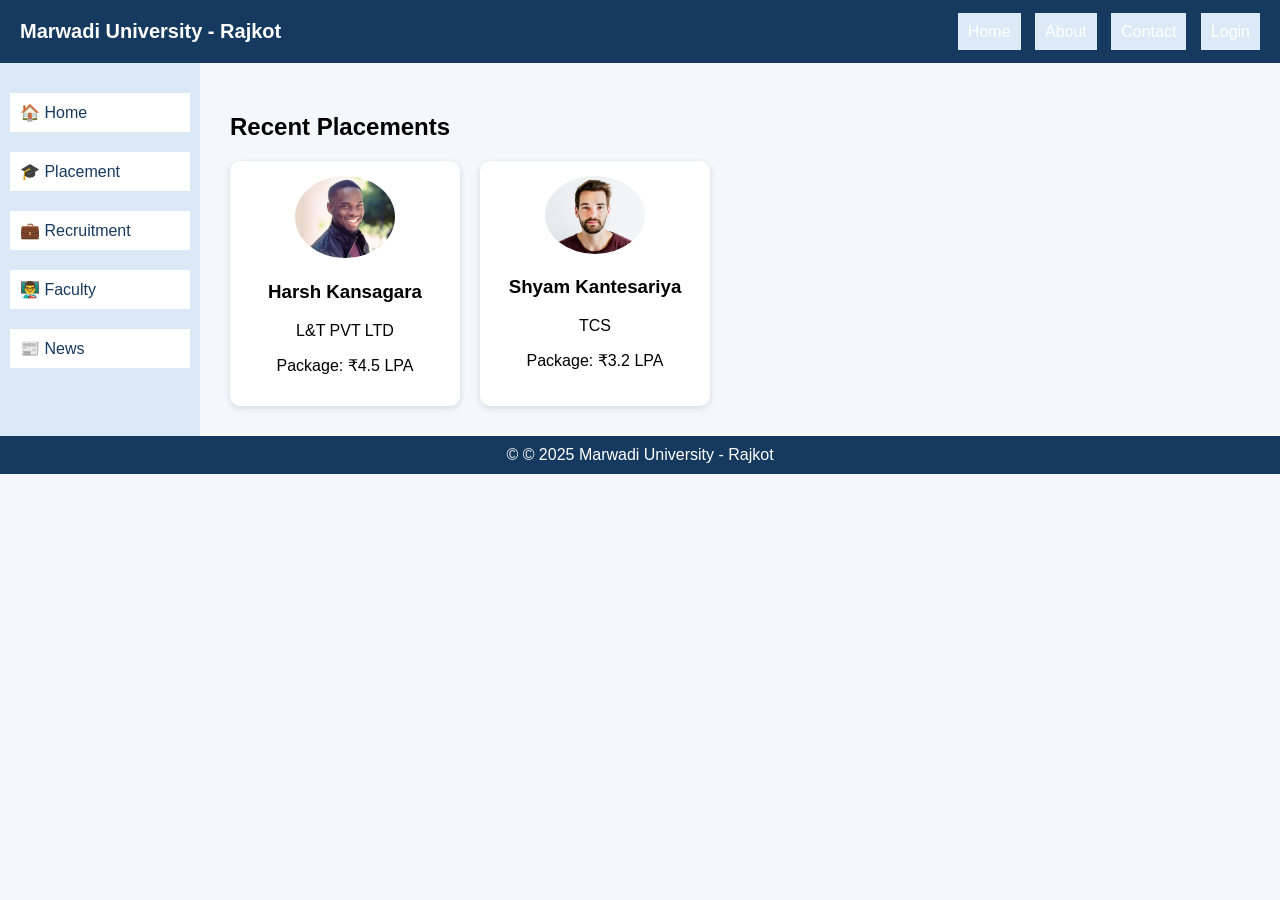
<file: Lab3/index.html>
<!doctype html>
<html lang="en">
  <head>
    <meta charset="UTF-8" />
    <title>Placement Portal - Marwadi University</title>
    <link rel="stylesheet" href="style.css" type="text/css" />
   </head>
  <body>
    <header>
      <div class="logo">Marwadi University - Rajkot</div>
      <nav class="top-nav">
        <a href="#">Home</a>
        <a href="#">About</a>
        <a href="#">Contact</a>
        <a href="#">Login</a>
      </nav>
    </header>

    <div class="container">
      <aside class="sidebar">
        <a href="#">🏠 Home</a>
        <a href="#">🎓 Placement</a>
        <a href="#">💼 Recruitment</a>
        <a href="#">👨‍🏫 Faculty</a>
        <a href="#">📰 News</a>
      </aside>

      <main class="content">
        <h2>Recent Placements</h2>
        <div class="cards">
          <div class="card">
            <img src="Harsh_Kansagara_image.jpg" alt="Profile" />
            <h3>Harsh Kansagara</h3>
            <p>L&T PVT LTD</p>
            <p>Package: ₹4.5 LPA</p>
          </div>
          <div class="card">
            <img src="Shyam_Kantesariya_image.avif" alt="Profile" />
            <h3>Shyam Kantesariya</h3>
            <p>TCS</p>
            <p>Package: ₹3.2 LPA</p>
          </div>
        </div>
      </main>
    </div>

    <footer>© &copy; 2025 Marwadi University - Rajkot</footer>
  </body>
</html>
</file>
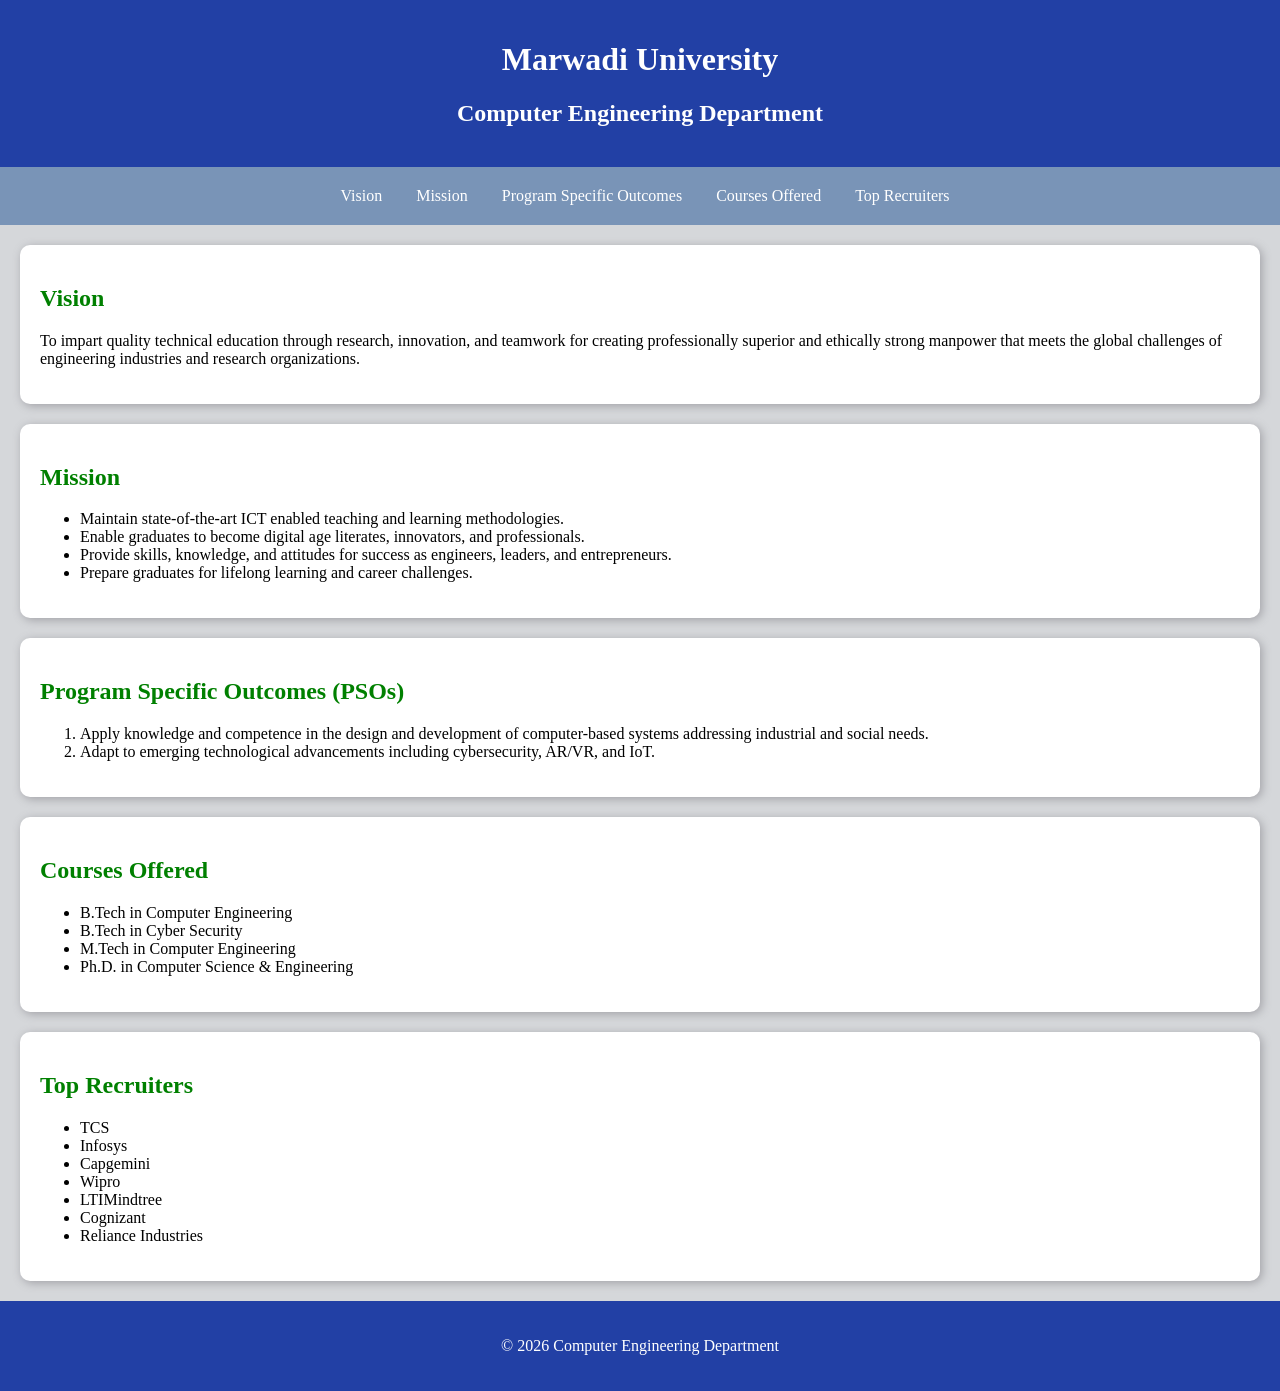
<file: Lab4/index.html>
<!DOCTYPE html>
<html lang="en">

<head>
    <meta charset="UTF-8">
    <meta name="viewport" content="width=device-width, initial-scale=1.0">
    <title>Computer Engineering Department</title>
    <link rel="stylesheet" href="style.css">
</head>

<body>
    <!-- Header -->
    <header>
        <h1>Marwadi University</h1>
        <h2>Computer Engineering Department</h2>
    </header>

    <!-- Navigation -->
    <nav>
        <a href="#vision">Vision</a>
        <a href="#mission">Mission</a>
        <a href="#psos">Program Specific Outcomes</a>
        <a href="#courses">Courses Offered</a>
        <a href="#recruiters"> Top Recruiters</a>
    </nav>

    <!-- Vision -->

    <section id="vision">
        <h2>Vision</h2>
        <p>
            To impart quality technical education through research, innovation,
            and teamwork for creating professionally superior and ethically
            strong manpower that meets the global challenges of engineering
            industries and research organizations.
        </p>

    </section>

    <!-- Mission -->
    <section id="mission">
        <h2>Mission</h2>
        <ul>
            <li>
                Maintain state-of-the-art ICT enabled teaching and learning
                methodologies.
            </li>
            <li>
                Enable graduates to become digital age literates, innovators,
                and professionals.
            </li>
            <li>
                Provide skills, knowledge, and attitudes for success as
                engineers, leaders, and entrepreneurs.
            </li>
            <li>
                Prepare graduates for lifelong learning and career challenges.
            </li>
        </ul>
    </section>

    <!-- Program Specific Outcomes -->
    <section id="psos">
        <h2>Program Specific Outcomes (PSOs)</h2>
        <ol>
            <li>
                Apply knowledge and competence in the design and development
                of computer-based systems addressing industrial and social
                needs.
            </li>
            <li>
                Adapt to emerging technological advancements including
                cybersecurity, AR/VR, and IoT.
            </li>
        </ol>
    </section>

    <!-- Courses Offered -->
    <section id="courses">
        <h2>Courses Offered</h2>
        <ul>
            <li>B.Tech in Computer Engineering</li>
            <li>B.Tech in Cyber Security</li>
            <li>M.Tech in Computer Engineering</li>
            <li>Ph.D. in Computer Science &amp; Engineering</li>
        </ul>
    </section>

    <!-- Top Recruiters -->
    <section id="recruiters">
        <h2>Top Recruiters</h2>
        <ul>
            <li>TCS</li>
            <li>Infosys</li>
            <li>Capgemini</li>
            <li>Wipro</li>
            <li>LTIMindtree</li>
            <li>Cognizant</li>
            <li>Reliance Industries</li>
        </ul>

    </section>

    <!-- Footer -->
    <footer>
        <p>© 2026 Computer Engineering Department</p>
    </footer>

</body>
</html>
</file>
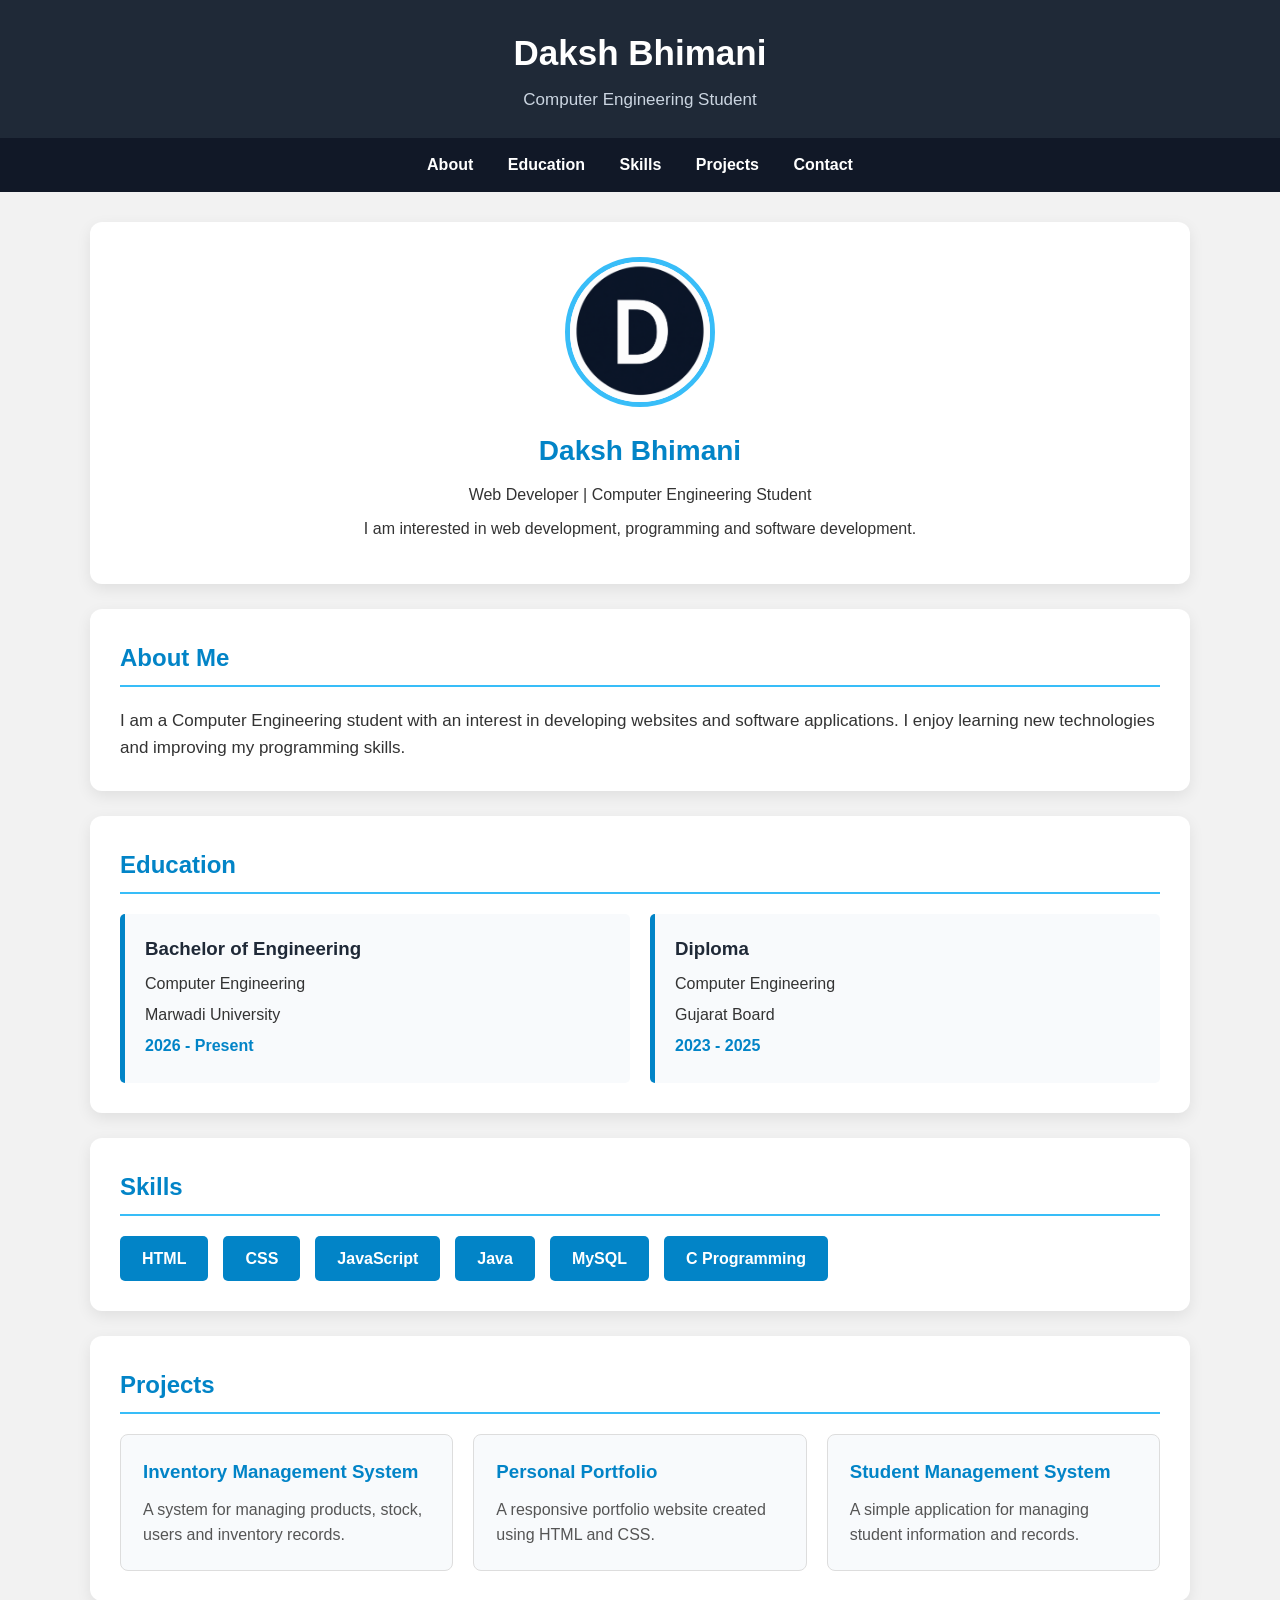
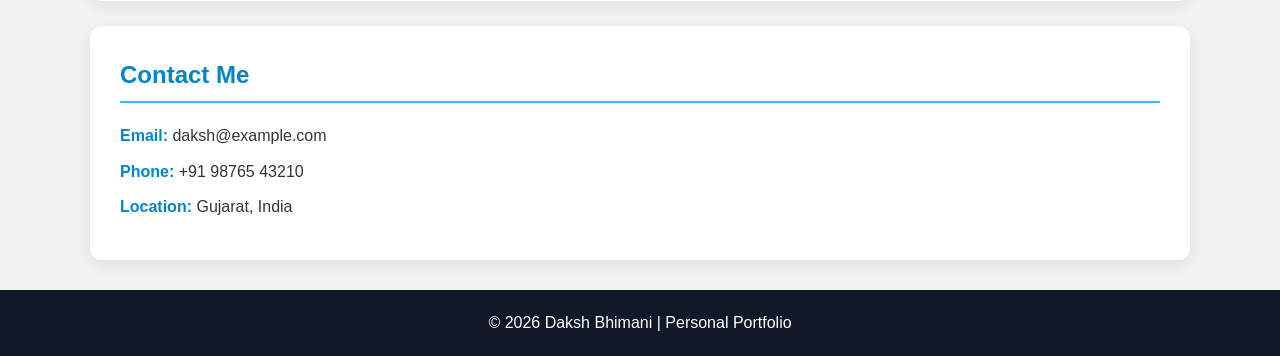
<file: Lab5/index.html>
<!DOCTYPE html>
<html lang="en">

<head>
    <meta charset="UTF-8">
    <meta name="viewport" content="width=device-width, initial-scale=1.0">

    <title>Daksh Bhimani | Personal Portfolio</title>

    <style>

        /* =========================
           BASIC CSS
        ========================= */

        * {
            margin: 0;
            padding: 0;
            box-sizing: border-box;
            scroll-behavior: smooth;
        }

        body {
            font-family: Arial, sans-serif;
            background-color: #f2f2f2;
            color: #333;
            line-height: 1.6;
        }


        /* =========================
           HEADER
        ========================= */

        header {
            background-color: #1f2937;
            color: white;
            padding: 25px;
            text-align: center;
        }

        header h1 {
            font-size: 35px;
            margin-bottom: 5px;
        }

        header p {
            color: #cbd5e1;
            font-size: 17px;
        }


        /* =========================
           NAVIGATION
        ========================= */

        nav {
            background-color: #111827;
            padding: 14px;
            text-align: center;
            position: sticky;
            top: 0;
            z-index: 100;
        }

        nav a {
            color: white;
            text-decoration: none;
            margin: 0 15px;
            font-weight: bold;
        }

        nav a:hover {
            color: #38bdf8;
        }


        /* =========================
           MAIN CONTAINER
        ========================= */

        .container {
            width: 90%;
            max-width: 1100px;
            margin: 30px auto;
        }


        /* =========================
           PROFILE
        ========================= */

        .profile {
            background-color: white;
            padding: 35px;
            text-align: center;
            border-radius: 12px;
            margin-bottom: 25px;
            box-shadow: 0 5px 15px rgba(0, 0, 0, 0.08);
        }

        .profile img {
            width: 150px;
            height: 150px;

            object-fit: cover;

            border-radius: 50%;

            border: 5px solid #38bdf8;

            margin-bottom: 15px;
        }

        .profile h2 {
            color: #0284c7;
            font-size: 28px;
            margin-bottom: 8px;
        }

        .profile p {
            margin-bottom: 8px;
        }


        /* =========================
           COMMON SECTION
        ========================= */

        .section {
            background-color: white;
            padding: 30px;
            margin-bottom: 25px;
            border-radius: 12px;
            box-shadow: 0 5px 15px rgba(0, 0, 0, 0.08);
        }

        .section h2 {
            color: #0284c7;
            margin-bottom: 20px;

            border-bottom: 2px solid #38bdf8;

            padding-bottom: 7px;
        }


        /* =========================
           ABOUT
        ========================= */

        .about-text {
            font-size: 17px;
        }


        /* =========================
           EDUCATION
        ========================= */

        .education {
            display: grid;
            grid-template-columns: 1fr 1fr;
            gap: 20px;
        }

        .education-box {
            border-left: 5px solid #0284c7;
            padding: 20px;
            background-color: #f8fafc;
            border-radius: 5px;
        }

        .education-box h3 {
            color: #1f2937;
            margin-bottom: 8px;
        }

        .education-box p {
            margin: 5px 0;
        }

        .year {
            color: #0284c7;
            font-weight: bold;
            margin-top: 10px;
        }


        /* =========================
           SKILLS
        ========================= */

        .skills {
            display: flex;
            flex-wrap: wrap;
            gap: 15px;
        }

        .skill {
            background-color: #0284c7;
            color: white;
            padding: 10px 22px;
            border-radius: 5px;
            font-weight: bold;
        }

        .skill:hover {
            background-color: #0369a1;
        }


        /* =========================
           PROJECTS
        ========================= */

        .projects {
            display: grid;
            grid-template-columns: repeat(3, 1fr);
            gap: 20px;
        }

        .project {
            padding: 22px;
            background-color: #f8fafc;
            border-radius: 8px;
            border: 1px solid #ddd;
            transition: 0.3s;
        }

        .project:hover {
            transform: translateY(-5px);
        }

        .project h3 {
            color: #0284c7;
            margin-bottom: 10px;
        }

        .project p {
            color: #555;
        }


        /* =========================
           CONTACT
        ========================= */

        .contact p {
            margin: 10px 0;
            font-size: 16px;
        }

        .contact strong {
            color: #0284c7;
        }


        /* =========================
           FOOTER
        ========================= */

        footer {
            background-color: #111827;
            color: white;
            text-align: center;
            padding: 20px;
        }


        /* =========================
           MEDIA QUERY - TABLET
        ========================= */

        @media (max-width: 900px) {

            header h1 {
                font-size: 30px;
            }

            .education {
                grid-template-columns: 1fr;
            }

            .projects {
                grid-template-columns: 1fr 1fr;
            }

            nav a {
                margin: 0 8px;
            }

        }


        /* =========================
           MEDIA QUERY - MOBILE
        ========================= */

        @media (max-width: 600px) {

            header {
                padding: 20px 10px;
            }

            header h1 {
                font-size: 25px;
            }

            header p {
                font-size: 15px;
            }


            /* Navigation */

            nav {
                padding: 10px;
            }

            nav a {
                display: block;
                margin: 8px 0;
            }


            /* Container */

            .container {
                width: 95%;
                margin: 20px auto;
            }


            /* Profile */

            .profile {
                padding: 25px 15px;
            }

            .profile img {
                width: 130px;
                height: 130px;
            }

            .profile h2 {
                font-size: 24px;
            }


            /* Sections */

            .section {
                padding: 20px;
            }

            .section h2 {
                font-size: 23px;
            }


            /* Skills */

            .skills {
                flex-direction: column;
            }

            .skill {
                text-align: center;
            }


            /* Projects */

            .projects {
                grid-template-columns: 1fr;
            }


            /* Education */

            .education {
                grid-template-columns: 1fr;
            }

        }

    </style>

</head>


<body>


    <!-- =========================
         HEADER
    ========================== -->

    <header>

        <h1>Daksh Bhimani</h1>

        <p>Computer Engineering Student</p>

    </header>


    <!-- =========================
         NAVIGATION
    ========================== -->

    <nav>

        <a href="#about">About</a>

        <a href="#education">Education</a>

        <a href="#skills">Skills</a>

        <a href="#projects">Projects</a>

        <a href="#contact">Contact</a>

    </nav>


    <div class="container">


        <!-- =========================
             PROFILE
        ========================== -->

        <div class="profile">

            <!-- D PROFILE IMAGE -->

            <img src="daksh.png" alt="Daksh Bhimani">

            <h2>Daksh Bhimani</h2>

            <p>
                Web Developer | Computer Engineering Student
            </p>

            <p>
                I am interested in web development, programming
                and software development.
            </p>

        </div>


        <!-- =========================
             ABOUT
        ========================== -->

        <div class="section" id="about">

            <h2>About Me</h2>

            <p class="about-text">

                I am a Computer Engineering student with an interest
                in developing websites and software applications.
                I enjoy learning new technologies and improving my
                programming skills.

            </p>

        </div>


        <!-- =========================
             EDUCATION
        ========================== -->

        <div class="section" id="education">

            <h2>Education</h2>

            <div class="education">


                <!-- B.E. -->

                <div class="education-box">

                    <h3>Bachelor of Engineering</h3>

                    <p>
                        Computer Engineering
                    </p>

                    <p>
                        Marwadi University
                    </p>

                    <p class="year">
                        2026 - Present
                    </p>

                </div>


                <!-- DIPLOMA -->

                <div class="education-box">

                    <h3>Diploma</h3>

                    <p>
                        Computer Engineering
                    </p>

                    <p>
                        Gujarat Board
                    </p>

                    <p class="year">
                        2023 - 2025
                    </p>

                </div>


            </div>

        </div>


        <!-- =========================
             SKILLS
        ========================== -->

        <div class="section" id="skills">

            <h2>Skills</h2>

            <div class="skills">

                <div class="skill">
                    HTML
                </div>

                <div class="skill">
                    CSS
                </div>

                <div class="skill">
                    JavaScript
                </div>

                <div class="skill">
                    Java
                </div>

                <div class="skill">
                    MySQL
                </div>

                <div class="skill">
                    C Programming
                </div>

            </div>

        </div>


        <!-- =========================
             PROJECTS
        ========================== -->

        <div class="section" id="projects">

            <h2>Projects</h2>

            <div class="projects">


                <div class="project">

                    <h3>Inventory Management System</h3>

                    <p>
                        A system for managing products, stock,
                        users and inventory records.
                    </p>

                </div>


                <div class="project">

                    <h3>Personal Portfolio</h3>

                    <p>
                        A responsive portfolio website created
                        using HTML and CSS.
                    </p>

                </div>


                <div class="project">

                    <h3>Student Management System</h3>

                    <p>
                        A simple application for managing
                        student information and records.
                    </p>

                </div>


            </div>

        </div>


        <!-- =========================
             CONTACT
        ========================== -->

        <div class="section contact" id="contact">

            <h2>Contact Me</h2>

            <p>
                <strong>Email:</strong>
                daksh@example.com
            </p>

            <p>
                <strong>Phone:</strong>
                +91 98765 43210
            </p>

            <p>
                <strong>Location:</strong>
                Gujarat, India
            </p>

        </div>


    </div>


    <!-- =========================
         FOOTER
    ========================== -->

    <footer>

        <p>
            © 2026 Daksh Bhimani | Personal Portfolio
        </p>

    </footer>


</body>

</html>
</file>
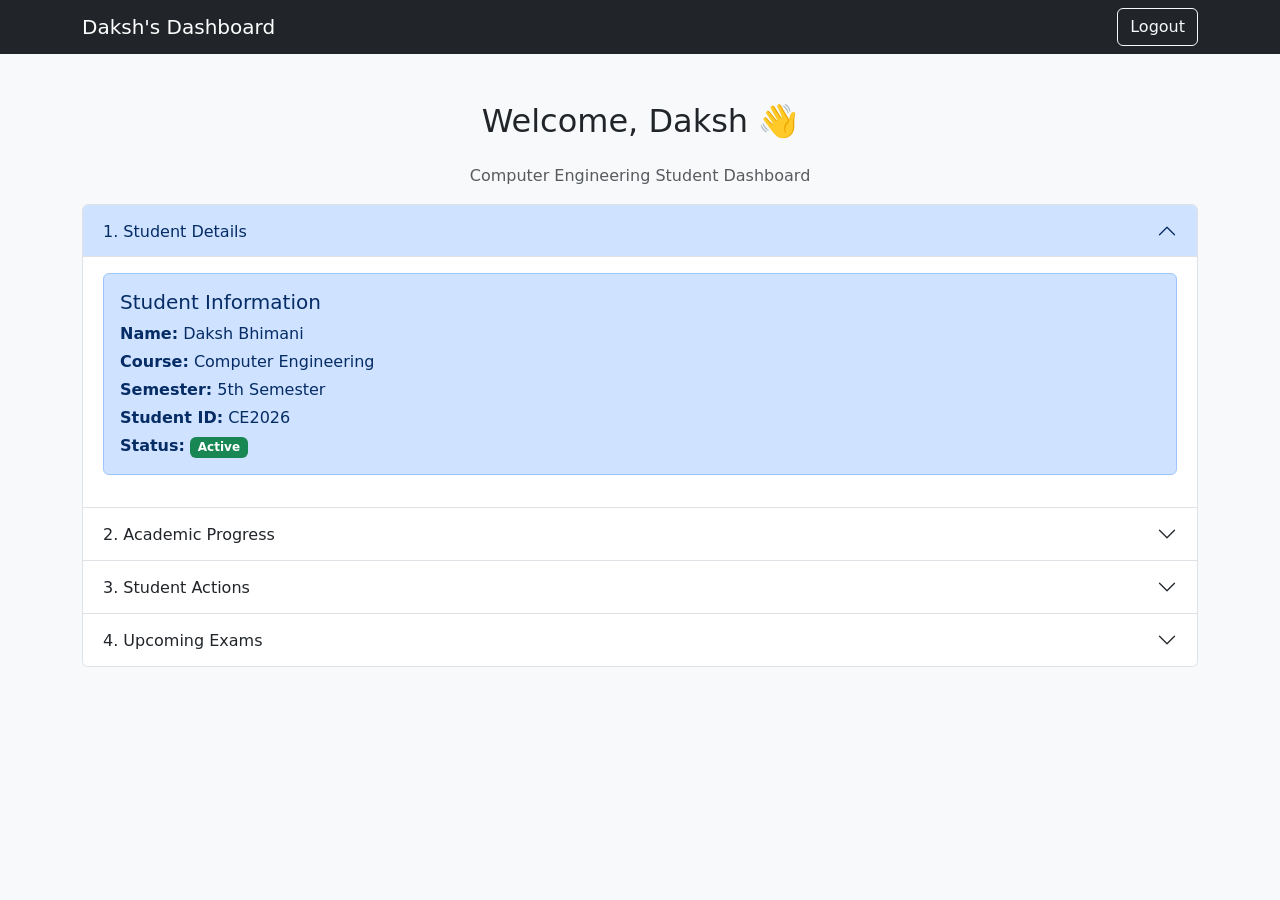
<file: Lab7/index.html>
<!DOCTYPE html>
<html lang="en">
<head>
    <meta charset="UTF-8">
    <meta name="viewport" content="width=device-width, initial-scale=1.0">
    <title>Daksh - Student Dashboard</title>
    <!-- Bootstrap CSS -->
    <link href="https://cdn.jsdelivr.net/npm/bootstrap@5.3.3/dist/css/bootstrap.min.css" rel="stylesheet">
</head>
<body class="bg-light">
    <!-- Navbar -->
    <nav class="navbar navbar-dark bg-dark">
        <div class="container">
            <span class="navbar-brand mb-0 h1">Daksh's Dashboard</span>
            <button class="btn btn-outline-light">Logout</button>
        </div>
    </nav>

    <!-- Dashboard -->
    <div class="container my-5">
        <h2 class="text-center mb-4">Welcome, Daksh 👋</h2>
        <p class="text-center text-muted">Computer Engineering Student Dashboard</p>

        <!-- Accordion -->
        <div class="accordion" id="dashboardAccordion">

            <!-- 1. Student Details -->
            <div class="accordion-item">
                <h2 class="accordion-header">
                    <button class="accordion-button" type="button" data-bs-toggle="collapse" data-bs-target="#studentDetails">1. Student Details</button>
                </h2>
                <div id="studentDetails" class="accordion-collapse collapse show" data-bs-parent="#dashboardAccordion">
                    <div class="accordion-body">
                        <div class="alert alert-primary">
                            <h5>Student Information</h5>
                            <p class="mb-1"><strong>Name:</strong> Daksh Bhimani</p>
                            <p class="mb-1"><strong>Course:</strong> Computer Engineering</p>
                            <p class="mb-1"><strong>Semester:</strong> 5th Semester</p>
                            <p class="mb-1"><strong>Student ID:</strong> CE2026</p>
                            <p class="mb-0"><strong>Status:</strong> <span class="badge bg-success">Active</span></p>
                        </div>
                    </div>
                </div>
            </div>

            <!-- 2. Academic Progress -->
            <div class="accordion-item">
                <h2 class="accordion-header">
                    <button class="accordion-button collapsed" type="button" data-bs-toggle="collapse" data-bs-target="#progress">2. Academic Progress</button>
                </h2>
                <div id="progress" class="accordion-collapse collapse" data-bs-parent="#dashboardAccordion">
                    <div class="accordion-body">
                        <p><strong>HTML</strong></p>
                        <div class="progress mb-3">
                            <div class="progress-bar" style="width: 85%">85%</div>
                        </div>

                        <p><strong>CSS & Bootstrap</strong></p>
                        <div class="progress mb-3">
                            <div class="progress-bar bg-success" style="width: 90%">90%</div>
                        </div>

                        <p><strong>Java</strong></p>
                        <div class="progress mb-3">
                            <div class="progress-bar bg-warning" style="width: 78%">78%</div>
                        </div>

                        <p><strong>Data Structures & Algorithms</strong></p>
                        <div class="progress">
                            <div class="progress-bar bg-info" style="width: 82%">82%</div>
                        </div>
                    </div>
                </div>
            </div>

            <!-- 3. Student Actions -->
            <div class="accordion-item">
                <h2 class="accordion-header">
                    <button class="accordion-button collapsed" type="button" data-bs-toggle="collapse" data-bs-target="#buttons">3. Student Actions</button>
                </h2>
                <div id="buttons" class="accordion-collapse collapse" data-bs-parent="#dashboardAccordion">
                    <div class="accordion-body">
                        <button class="btn btn-primary me-2">Profile</button>
                        <button class="btn btn-success me-2">Results</button>
                        <button class="btn btn-warning me-2">Assignments</button>
                        <button class="btn btn-danger me-2">Attendance</button>
                        <button class="btn btn-dark">ID Card</button>
                    </div>
                </div>
            </div>

            <!-- 4. Upcoming Exams -->
            <div class="accordion-item">
                <h2 class="accordion-header">
                    <button class="accordion-button collapsed" type="button" data-bs-toggle="collapse" data-bs-target="#examSection">4. Upcoming Exams</button>
                </h2>
                <div id="examSection" class="accordion-collapse collapse" data-bs-parent="#dashboardAccordion">
                    <div class="accordion-body">
                        <div class="alert alert-info">
                            <h5>Upcoming Examination</h5>
                            <p class="mb-1"><strong>DBMS:</strong> 04 October 2026</p>
                            <p class="mb-1"><strong>DSA:</strong> 07 October 2026</p>
                            <p class="mb-1"><strong>Java:</strong> 09 October 2026</p>
                            <p class="mb-3"><strong>Web Technology:</strong> 12 October 2026</p>
                            <button class="btn btn-primary" data-bs-toggle="modal" data-bs-target="#exampleModal">View Exam Details</button>
                        </div>
                    </div>
                </div>
            </div>

        </div>
    </div>

    <!-- Exam Details Modal -->
    <div class="modal fade" id="exampleModal" tabindex="-1">
        <div class="modal-dialog">
            <div class="modal-content">

                <!-- Modal Header -->
                <div class="modal-header">
                    <h5 class="modal-title">Daksh's Examination Details</h5>
                    <button type="button" class="btn-close" data-bs-dismiss="modal"></button>
                </div>

                <!-- Modal Body -->
                <div class="modal-body">
                    <p><strong>Student:</strong> Daksh Bhimani</p>
                    <p><strong>Course:</strong> Computer Engineering</p>
                    <hr>
                    <p><strong>DBMS:</strong> 04 October 2026</p>
                    <p><strong>DSA:</strong> 07 October 2026</p>
                    <p><strong>Java:</strong> 09 October 2026</p>
                    <p><strong>Web Technology:</strong> 12 October 2026</p>
                </div>

                <!-- Modal Footer -->
                <div class="modal-footer">
                    <button class="btn btn-secondary" data-bs-dismiss="modal">Close</button>
                    <button class="btn btn-primary">Download Schedule</button>
                </div>

            </div>
        </div>
    </div>

    <!-- Bootstrap JavaScript -->
    <script src="https://cdn.jsdelivr.net/npm/bootstrap@5.3.3/dist/js/bootstrap.bundle.min.js"></script>
</body>
</html>
</file>
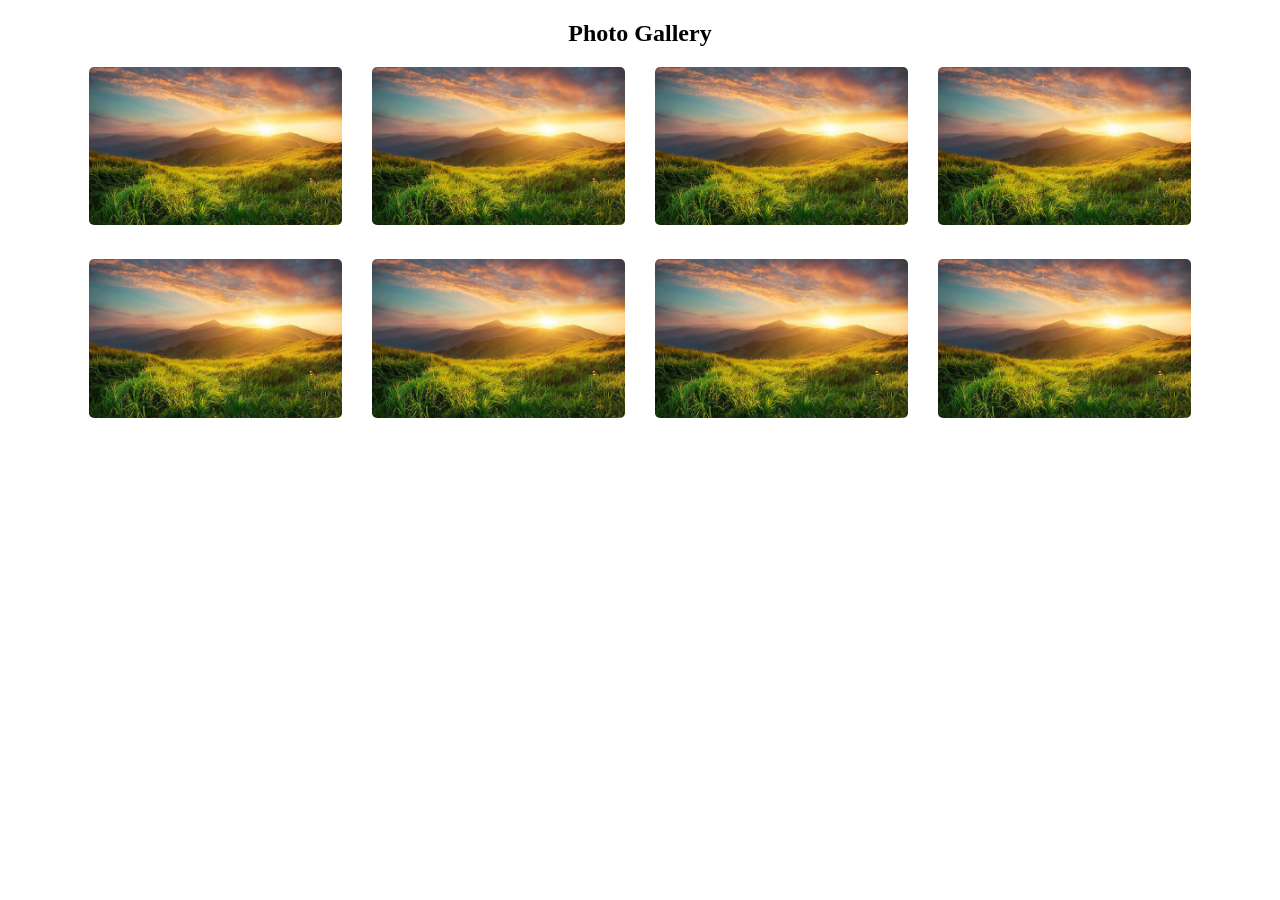
<file: Lab6/B/index.html>
<!DOCTYPE html>
<html lang="en">
<head>
  <meta charset="UTF-8">
  <meta name="viewport" content="width=device-width, initial-scale=1.0">
  <title>Document</title>
  <style>

    h2{
      text-align: center;
    }
    .photo
    {
      width:20%;
    }
    .photo img{
      width:100%;
      background-color:lightgray;
      border-radius: 5px;
    }
    .photo img:hover
    {
      transform: scale(1.05);
    }
    .gallery
    {
      display:flex;
      gap:30px;
      flex-wrap: wrap;
      justify-content: center;

    }
    @media (max-width:700px) {
        .photo
        {
          width: 40%;
        }
    }
    @media (max-width:400px) {
        .photo
        {
          width: 80%;
        }
    }
  </style>
</head>
<body>
  <h2>Photo Gallery</h2>
  <div class="gallery">

        <div class="photo"><img src="nature.jpg" alt="Photo 1"></div>
        <div class="photo"><img src="nature.jpg" alt="Photo 2"></div>
        <div class="photo"><img src="nature.jpg" alt="Photo 3"></div>
        <div class="photo"><img src="nature.jpg" alt="Photo 4"></div>
        <div class="photo"><img src="nature.jpg" alt="Photo 5"></div>
        <div class="photo"><img src="nature.jpg" alt="Photo 6"></div>
        <div class="photo"><img src="nature.jpg" alt="Photo 7"></div>
        <div class="photo"><img src="nature.jpg" alt="Photo 8"></div>

    </div>
</body>
</html>
</file>
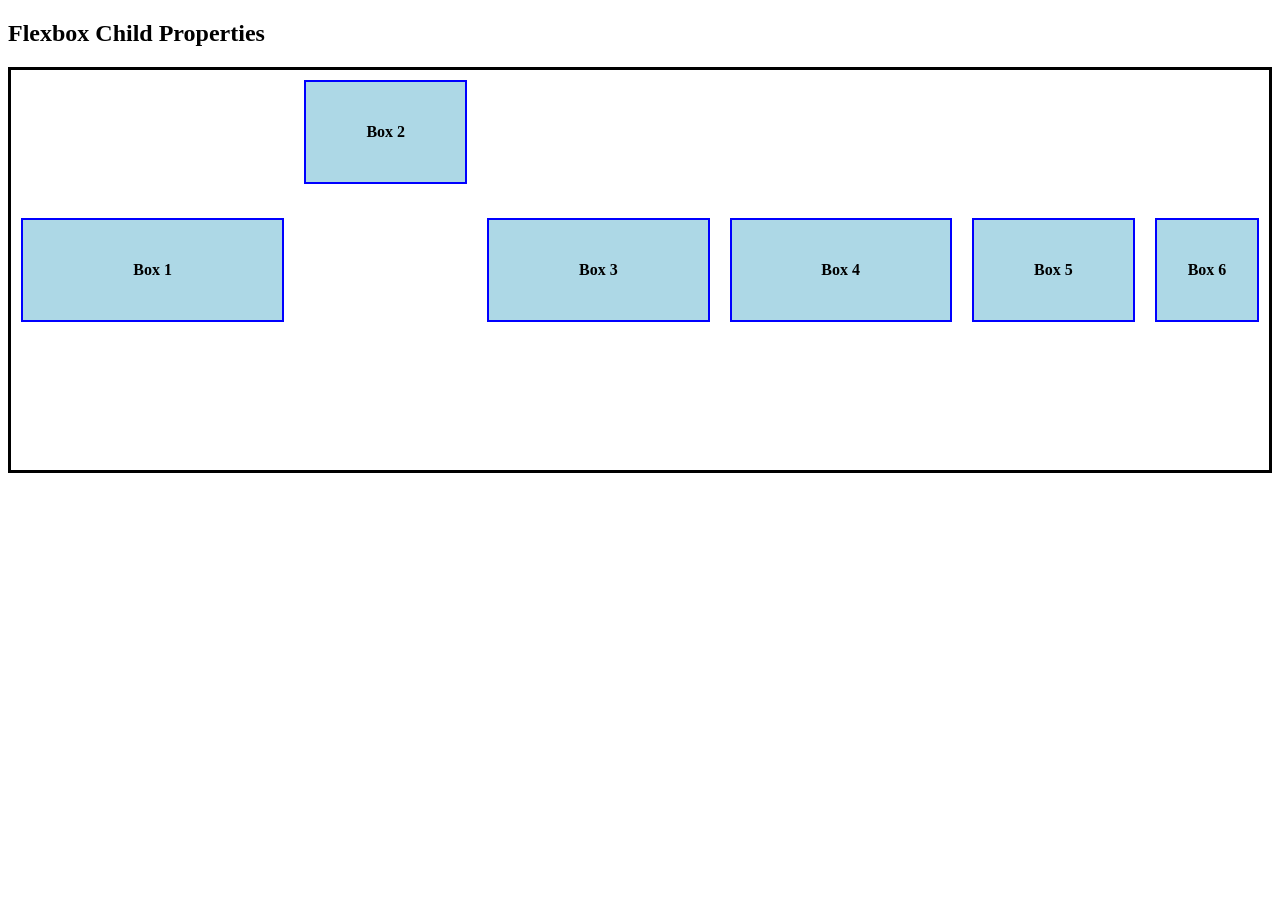
<file: Lab6/C/index.html>
<!DOCTYPE html>
<html>
<head>
    <title>Flexbox Child Properties</title>

    <style>
        .container {
            display: flex;
   
            height: 400px;
            border: 3px solid black;
            align-items: center;
        }
        .box {
            width: 100px;
            height: 100px;
            margin: 10px;
            background-color: lightblue;
            border: 2px solid blue;
            text-align: center;
            line-height: 100px;
            font-weight: bold;
        }
        .box1 {
       
            flex-grow: 1;
            flex-basis: 200px ;
            flex-shrink: 10;         
        }
         .box2 {
            flex-grow:1;
            align-self: flex-start;
        }

        .box3 {
           flex-grow: 2;
        }

         .box4 {
            flex-grow: 2;
        }
        .box5 {
       
            flex-grow: 1;
        }
         .box6{
            flex-shrink: 9;
        }

        
        
    </style>
</head>

<body>

    <h2>Flexbox Child Properties</h2>

    <div class="container">

        <div class="box box1">Box 1</div>
        <div class="box box2">Box 2</div>
        <div class="box box3">Box 3</div>
        <div class="box box4">Box 4</div>
        <div class="box box5">Box 5</div>
        <div class="box box6">Box 6</div>

    </div>

</body>
</html>
</file>
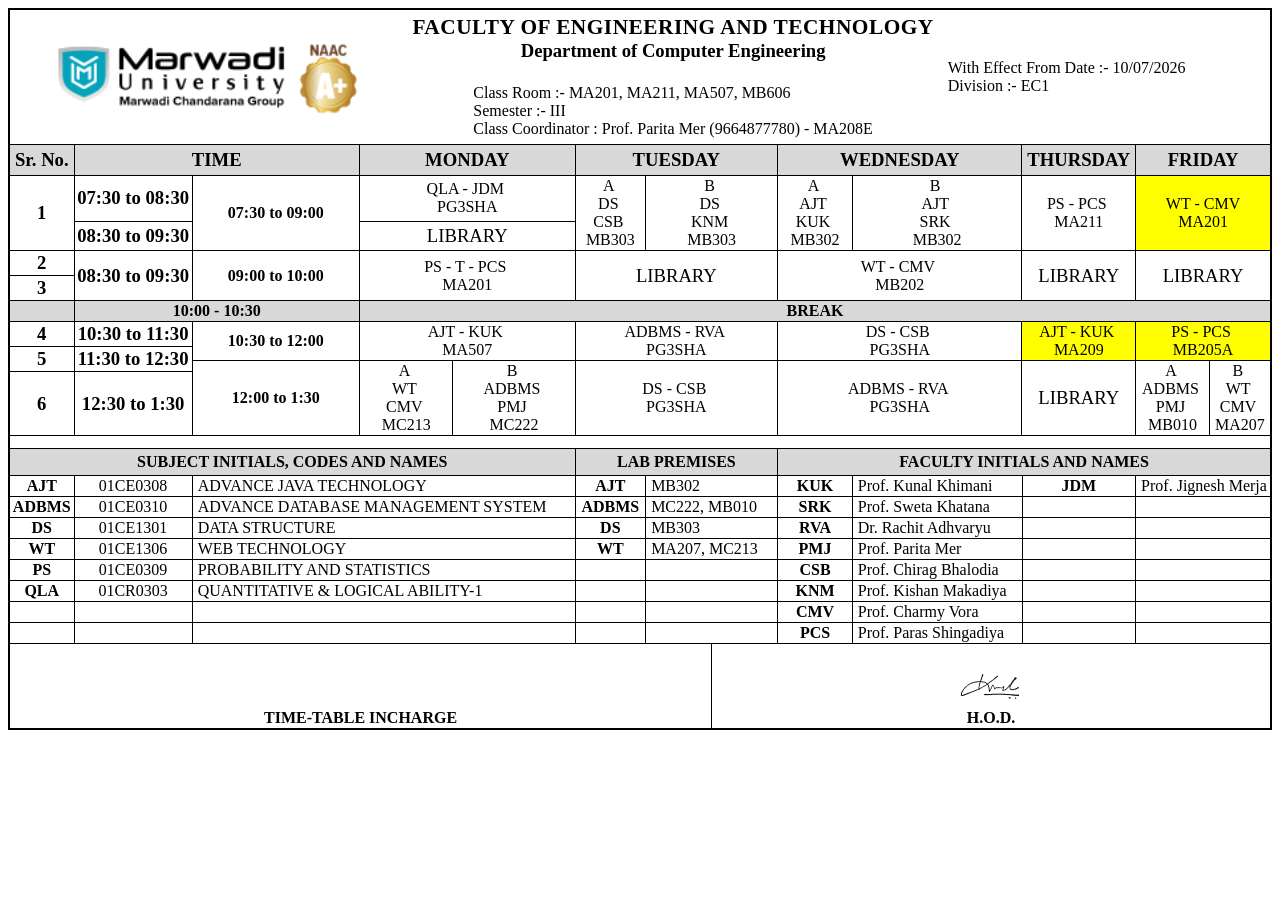
<file: Lab1/EC1-TimeTable.html>
<!DOCTYPE html>
<html lang="en">

<head>
    <meta charset="UTF-8">
    <meta name="viewport" content="width=device-width, initial-scale=1.0">
    <title>3 EC1 - Time-table</title>
</head>

<body>
    <table
        style="width: 100%; border-collapse: collapse; border: 2px solid black; font-family: Cambria, Georgia, 'Times New Roman', serif; font-size: 14pt;">
        <!-- Rows 1 to 7: Header Section -->
        <tr>
            <td rowspan="7" colspan="4" style="padding: 3px; text-align: center; vertical-align: middle;">
                <img src="img/mu-logo.png" width="300" style="display: block; margin: 0 auto;">
            </td>

            <td rowspan="7" colspan="10" style="padding: 5px; text-align: center; vertical-align: middle;">
                <b style="font-size:16pt; letter-spacing: 0.5px;">FACULTY OF ENGINEERING AND TECHNOLOGY</b><br>
                <b style="font-size:14pt;">Department of Computer Engineering</b><br><br>
                <div style="font-size:12pt; text-align:left; display:inline-block;">
                    Class Room :- MA201, MA211, MA507, MB606 <br>
                    Semester :- III <br>
                    Class Coordinator : Prof. Parita Mer (9664877780) - MA208E
                </div>
            </td>

            <td rowspan="7" colspan="7"
                style="padding: 5px; text-align: left; vertical-align: middle; font-size: 12pt;">
                With Effect From Date :- 10/07/2026<br>
                Division :- EC1
            </td>
        </tr>
        <tr></tr>
        <tr></tr>
        <tr></tr>
        <tr></tr>
        <tr></tr>
        <tr></tr>

        <!-- Row 8: Table Column Headers -->
        <tr style="background-color: #d8d8d8; text-align: center; font-weight: bold;">
            <td style="border: 1px solid black; padding: 4px;">Sr. No.</td>
            <td colspan="2" style="border: 1px solid black; padding: 4px;">TIME</td>
            <td colspan="4" style="border: 1px solid black; padding: 4px;">MONDAY</td>
            <td colspan="4" style="border: 1px solid black; padding: 4px;">TUESDAY</td>
            <td colspan="4" style="border: 1px solid black; padding: 4px;">WEDNESDAY</td>
            <td colspan="4" style="border: 1px solid black; padding: 4px;">THURSDAY</td>
            <td colspan="4" style="border: 1px solid black; padding: 4px;">FRIDAY</td>
        </tr>

        <!-- Rows 9-11: Sr. No 1 -->
        <tr>
            <td rowspan="3"
                style="border: 1px solid black; text-align: center; font-weight: bold; vertical-align: middle;">1</td>
            <td rowspan="2"
                style="border: 1px solid black; text-align: center; font-weight: bold; vertical-align: middle;">07:30 to
                08:30</td>
            <td rowspan="3"
                style="border: 1px solid black; text-align: center; font-weight: bold; vertical-align: middle; font-size: 12pt;">
                07:30 to 09:00</td>
            <td rowspan="2" colspan="4" style="border: 1px solid black; text-align: center; vertical-align: middle;">
                <pre style="margin: 0; font-family: inherit; font-size: 12pt;">QLA - JDM 
PG3SHA</pre>
            </td>
            <td rowspan="3" colspan="2" style="border: 1px solid black; text-align: center; vertical-align: middle;">
                <pre style="margin: 0; font-family: inherit; font-size: 12pt;">A 
DS 
CSB 
MB303</pre>
            </td>
            <td rowspan="3" colspan="2" style="border: 1px solid black; text-align: center; vertical-align: middle;">
                <pre style="margin: 0; font-family: inherit; font-size: 12pt;">B 
DS 
KNM 
MB303</pre>
            </td>
            <td rowspan="3" colspan="2" style="border: 1px solid black; text-align: center; vertical-align: middle;">
                <pre style="margin: 0; font-family: inherit; font-size: 12pt;">A 
AJT 
KUK 
MB302</pre>
            </td>
            <td rowspan="3" colspan="2" style="border: 1px solid black; text-align: center; vertical-align: middle;">
                <pre style="margin: 0; font-family: inherit; font-size: 12pt;">B 
AJT 
SRK 
MB302</pre>
            </td>
            <td rowspan="3" colspan="4" style="border: 1px solid black; text-align: center; vertical-align: middle;">
                <pre style="margin: 0; font-family: inherit; font-size: 12pt;">PS - PCS 
MA211</pre>
            </td>
            <td style="border: 1px solid black; background-color: yellow; text-align: center; vertical-align: middle;"
                rowspan="3" colspan="4">
                <pre style="margin: 0; font-family: inherit; font-size: 12pt;">WT - CMV
MA201</pre>
            </td>
        </tr>
        <tr></tr>
        <tr>
            <td style="border: 1px solid black; text-align: center; font-weight: bold; vertical-align: middle;">08:30 to
                09:30</td>
            <td colspan="4" style="border: 1px solid black; text-align: center; vertical-align: middle;">LIBRARY</td>
        </tr>

        <!-- Rows 12-14: Sr. No 2 & 3 -->
        <tr>
            <td rowspan="2"
                style="border: 1px solid black; text-align: center; font-weight: bold; vertical-align: middle;">2</td>
            <td rowspan="3"
                style="border: 1px solid black; text-align: center; font-weight: bold; vertical-align: middle;">08:30 to
                09:30</td>
            <td rowspan="3"
                style="border: 1px solid black; text-align: center; font-weight: bold; vertical-align: middle; font-size: 12pt;">
                09:00 to 10:00</td>
            <td rowspan="3" colspan="4" style="border: 1px solid black; text-align: center; vertical-align: middle;">
                <pre style="margin: 0; font-family: inherit; font-size: 12pt;">PS - T - PCS 
MA201</pre>
            </td>
            <td rowspan="3" colspan="4" style="border: 1px solid black; text-align: center; vertical-align: middle;">
                LIBRARY</td>
            <td rowspan="3" colspan="4" style="border: 1px solid black; text-align: center; vertical-align: middle;">
                <pre style="margin: 0; font-family: inherit; font-size: 12pt;">WT - CMV 
MB202</pre>
            </td>
            <td rowspan="3" colspan="4" style="border: 1px solid black; text-align: center; vertical-align: middle;">
                LIBRARY</td>
            <td rowspan="3" colspan="4" style="border: 1px solid black; text-align: center; vertical-align: middle;">
                LIBRARY</td>
        </tr>
        <tr></tr>
        <tr>
            <td style="border: 1px solid black; text-align: center; font-weight: bold; vertical-align: middle;">3</td>
        </tr>

        <!-- Row 15: BREAK -->
        <tr style="background-color: #d8d8d8; font-weight: bold;">
            <td style="border: 1px solid black;"></td>
            <td colspan="2" style="border: 1px solid black; text-align: center; font-size: 12pt;">10:00 - 10:30</td>
            <td colspan="20" style="border: 1px solid black; text-align: center; font-size: 12pt;">BREAK</td>
        </tr>

        <!-- Rows 16-18: Sr. No 4 & 5 -->
        <tr>
            <td rowspan="2"
                style="border: 1px solid black; text-align: center; font-weight: bold; vertical-align: middle;">4</td>
            <td rowspan="2"
                style="border: 1px solid black; text-align: center; font-weight: bold; vertical-align: middle;">10:30 to
                11:30</td>
            <td rowspan="3"
                style="border: 1px solid black; text-align: center; font-weight: bold; vertical-align: middle; font-size: 12pt;">
                10:30 to 12:00</td>
            <td rowspan="3" colspan="4" style="border: 1px solid black; text-align: center; vertical-align: middle;">
                <pre style="margin: 0; font-family: inherit; font-size: 12pt;">AJT - KUK 
MA507</pre>
            </td>
            <td rowspan="3" colspan="4" style="border: 1px solid black; text-align: center; vertical-align: middle;">
                <pre style="margin: 0; font-family: inherit; font-size: 12pt;">ADBMS - RVA 
PG3SHA</pre>
            </td>
            <td rowspan="3" colspan="4" style="border: 1px solid black; text-align: center; vertical-align: middle;">
                <pre style="margin: 0; font-family: inherit; font-size: 12pt;">DS - CSB 
PG3SHA</pre>
            </td>
            <td rowspan="3" colspan="4"
                style="border: 1px solid black; background-color: yellow; text-align: center; vertical-align: middle;">
                <pre style="margin: 0; font-family: inherit; font-size: 12pt;">AJT - KUK 
MA209</pre>
            </td>
            <td rowspan="3" colspan="4"
                style="border: 1px solid black; background-color: yellow; text-align: center; vertical-align: middle;">
                <pre style="margin: 0; font-family: inherit; font-size: 12pt;">PS - PCS 
MB205A</pre>
            </td>
        </tr>
        <tr></tr>
        <tr>
            <td rowspan="2"
                style="border: 1px solid black; text-align: center; font-weight: bold; vertical-align: middle;">5</td>
            <td rowspan="2"
                style="border: 1px solid black; text-align: center; font-weight: bold; vertical-align: middle;">11:30 to
                12:30</td>
        </tr>

        <!-- Rows 19-21: Sr. No 6 -->
        <tr>
            <td rowspan="3"
                style="border: 1px solid black; text-align: center; font-weight: bold; vertical-align: middle; font-size: 12pt;">
                12:00 to 1:30</td>
            <td rowspan="3" colspan="2" style="border: 1px solid black; text-align: center; vertical-align: middle;">
                <pre style="margin: 0; font-family: inherit; font-size: 12pt;">A 
WT 
CMV 
MC213</pre>
            </td>
            <td rowspan="3" colspan="2" style="border: 1px solid black; text-align: center; vertical-align: middle;">
                <pre style="margin: 0; font-family: inherit; font-size: 12pt;">B 
ADBMS 
PMJ 
MC222</pre>
            </td>
            <td rowspan="3" colspan="4" style="border: 1px solid black; text-align: center; vertical-align: middle;">
                <pre style="margin: 0; font-family: inherit; font-size: 12pt;">DS - CSB 
PG3SHA</pre>
            </td>
            <td rowspan="3" colspan="4" style="border: 1px solid black; text-align: center; vertical-align: middle;">
                <pre style="margin: 0; font-family: inherit; font-size: 12pt;">ADBMS - RVA 
PG3SHA</pre>
            </td>
            <td rowspan="3" colspan="4" style="border: 1px solid black; text-align: center; vertical-align: middle;">
                LIBRARY</td>
            <td rowspan="3" colspan="2" style="border: 1px solid black; text-align: center; vertical-align: middle;">
                <pre style="margin: 0; font-family: inherit; font-size: 12pt;">A 
ADBMS 
PMJ 
MB010</pre>
            </td>
            <td rowspan="3" colspan="2" style="border: 1px solid black; text-align: center; vertical-align: middle;">
                <pre style="margin: 0; font-family: inherit; font-size: 12pt;">B 
WT 
CMV 
MA207</pre>
            </td>
        </tr>
        <tr>
            <td rowspan="2"
                style="border: 1px solid black; text-align: center; font-weight: bold; vertical-align: middle;">6</td>
            <td rowspan="2"
                style="border: 1px solid black; text-align: center; font-weight: bold; vertical-align: middle;">12:30 to
                1:30</td>
        </tr>
        <tr></tr>

        <!-- Row 22: Spacer Row -->
        <tr>
            <td colspan="23" style="border: 1px solid black; height: 10px;"></td>
        </tr>

        <!-- Row 23: Legend Section Headers -->
        <tr style="background-color: #d8d8d8; font-weight: bold; text-align: center; font-size: 12pt;">
            <td colspan="7" style="border: 1px solid black; padding: 4px;">SUBJECT INITIALS, CODES AND NAMES</td>
            <td colspan="5" style="border: 1px solid black; padding: 4px;">LAB PREMISES</td>
            <td colspan="11" style="border: 1px solid black; padding: 4px;">FACULTY INITIALS AND NAMES</td>
        </tr>

        <!-- Rows 24-29: Legend Data Rows -->
        <tr>
            <td style="border: 1px solid black; font-weight: bold; text-align: center; font-size: 12pt;">AJT</td>
            <td style="border: 1px solid black; font-size: 12pt; text-align: center;">01CE0308</td>
            <td colspan="5" style="border: 1px solid black; font-size: 12pt; text-align: left; padding-left: 5px;">
                ADVANCE JAVA TECHNOLOGY</td>
            <td style="border: 1px solid black; font-weight: bold; text-align: center; font-size: 12pt;">AJT</td>
            <td colspan="4" style="border: 1px solid black; font-size: 12pt; text-align: left; padding-left: 5px;">MB302
            </td>
            <td style="border: 1px solid black; font-weight: bold; text-align: center; font-size: 12pt;">KUK</td>
            <td colspan="4" style="border: 1px solid black; font-size: 12pt; text-align: left; padding-left: 5px;">Prof.
                Kunal Khimani</td>
            <td style="border: 1px solid black; font-weight: bold; text-align: center; font-size: 12pt;">JDM</td>
            <td colspan="5" style="border: 1px solid black; font-size: 12pt; text-align: left; padding-left: 5px;">Prof.
                Jignesh Merja</td>
        </tr>
        <tr>
            <td style="border: 1px solid black; font-weight: bold; text-align: center; font-size: 12pt;">ADBMS</td>
            <td style="border: 1px solid black; font-size: 12pt; text-align: center;">01CE0310</td>
            <td colspan="5" style="border: 1px solid black; font-size: 12pt; text-align: left; padding-left: 5px;">
                ADVANCE DATABASE MANAGEMENT SYSTEM</td>
            <td style="border: 1px solid black; font-weight: bold; text-align: center; font-size: 12pt;">ADBMS</td>
            <td colspan="4" style="border: 1px solid black; font-size: 12pt; text-align: left; padding-left: 5px;">
                MC222, MB010</td>
            <td style="border: 1px solid black; font-weight: bold; text-align: center; font-size: 12pt;">SRK</td>
            <td colspan="4" style="border: 1px solid black; font-size: 12pt; text-align: left; padding-left: 5px;">Prof.
                Sweta Khatana</td>
            <td style="border: 1px solid black;"></td>
            <td colspan="5" style="border: 1px solid black;"></td>
        </tr>
        <tr>
            <td style="border: 1px solid black; font-weight: bold; text-align: center; font-size: 12pt;">DS</td>
            <td style="border: 1px solid black; font-size: 12pt; text-align: center;">01CE1301</td>
            <td colspan="5" style="border: 1px solid black; font-size: 12pt; text-align: left; padding-left: 5px;">DATA
                STRUCTURE</td>
            <td style="border: 1px solid black; font-weight: bold; text-align: center; font-size: 12pt;">DS</td>
            <td colspan="4" style="border: 1px solid black; font-size: 12pt; text-align: left; padding-left: 5px;">MB303
            </td>
            <td style="border: 1px solid black; font-weight: bold; text-align: center; font-size: 12pt;">RVA</td>
            <td colspan="4" style="border: 1px solid black; font-size: 12pt; text-align: left; padding-left: 5px;">Dr.
                Rachit Adhvaryu</td>
            <td style="border: 1px solid black;"></td>
            <td colspan="5" style="border: 1px solid black;"></td>
        </tr>
        <tr>
            <td style="border: 1px solid black; font-weight: bold; text-align: center; font-size: 12pt;">WT</td>
            <td style="border: 1px solid black; font-size: 12pt; text-align: center;">01CE1306</td>
            <td colspan="5" style="border: 1px solid black; font-size: 12pt; text-align: left; padding-left: 5px;">WEB
                TECHNOLOGY</td>
            <td style="border: 1px solid black; font-weight: bold; text-align: center; font-size: 12pt;">WT</td>
            <td colspan="4" style="border: 1px solid black; font-size: 12pt; text-align: left; padding-left: 5px;">
                MA207, MC213</td>
            <td style="border: 1px solid black; font-weight: bold; text-align: center; font-size: 12pt;">PMJ</td>
            <td colspan="4" style="border: 1px solid black; font-size: 12pt; text-align: left; padding-left: 5px;">Prof.
                Parita Mer</td>
            <td style="border: 1px solid black;"></td>
            <td colspan="5" style="border: 1px solid black;"></td>
        </tr>
        <tr>
            <td style="border: 1px solid black; font-weight: bold; text-align: center; font-size: 12pt;">PS</td>
            <td style="border: 1px solid black; font-size: 12pt; text-align: center;">01CE0309</td>
            <td colspan="5" style="border: 1px solid black; font-size: 12pt; text-align: left; padding-left: 5px;">
                PROBABILITY AND STATISTICS</td>
            <td style="border: 1px solid black;"></td>
            <td colspan="4" style="border: 1px solid black;"></td>
            <td style="border: 1px solid black; font-weight: bold; text-align: center; font-size: 12pt;">CSB</td>
            <td colspan="4" style="border: 1px solid black; font-size: 12pt; text-align: left; padding-left: 5px;">Prof.
                Chirag Bhalodia</td>
            <td style="border: 1px solid black;"></td>
            <td colspan="5" style="border: 1px solid black;"></td>
        </tr>
        <tr>
            <td style="border: 1px solid black; font-weight: bold; text-align: center; font-size: 12pt;">QLA</td>
            <td style="border: 1px solid black; font-size: 12pt; text-align: center;">01CR0303</td>
            <td colspan="5" style="border: 1px solid black; font-size: 12pt; text-align: left; padding-left: 5px;">
                QUANTITATIVE & LOGICAL ABILITY-1</td>
            <td style="border: 1px solid black;"></td>
            <td colspan="4" style="border: 1px solid black;"></td>
            <td style="border: 1px solid black; font-weight: bold; text-align: center; font-size: 12pt;">KNM</td>
            <td colspan="4" style="border: 1px solid black; font-size: 12pt; text-align: left; padding-left: 5px;">Prof.
                Kishan Makadiya</td>
            <td style="border: 1px solid black;"></td>
            <td colspan="5" style="border: 1px solid black;"></td>
        </tr>

        <!-- Rows 30-31: Extra Legend Padding Rows -->
        <tr>
            <td style="border: 1px solid black;"></td>
            <td style="border: 1px solid black;"></td>
            <td colspan="5" style="border: 1px solid black;"></td>
            <td style="border: 1px solid black;"></td>
            <td colspan="4" style="border: 1px solid black;"></td>
            <td style="border: 1px solid black; font-weight: bold; text-align: center; font-size: 12pt;">CMV</td>
            <td colspan="4" style="border: 1px solid black; font-size: 12pt; text-align: left; padding-left: 5px;">Prof.
                Charmy Vora</td>
            <td style="border: 1px solid black;"></td>
            <td colspan="5" style="border: 1px solid black;"></td>
        </tr>
        <tr>
            <td style="border: 1px solid black;"></td>
            <td style="border: 1px solid black;"></td>
            <td colspan="5" style="border: 1px solid black;"></td>
            <td style="border: 1px solid black;"></td>
            <td colspan="4" style="border: 1px solid black;"></td>
            <td style="border: 1px solid black; font-weight: bold; text-align: center; font-size: 12pt;">PCS</td>
            <td colspan="4" style="border: 1px solid black; font-size: 12pt; text-align: left; padding-left: 5px;">Prof.
                Paras Shingadiya</td>
            <td style="border: 1px solid black;"></td>
            <td colspan="5" style="border: 1px solid black;"></td>
        </tr>


        <tr style="height:85px;">

            <td colspan="10" style="border:1px solid black; text-align:center; vertical-align:bottom;">

                <div style="font-weight:bold; font-size:12pt; margin-top:45px;">
                    TIME-TABLE INCHARGE
                </div>
            </td>

            <td colspan="13" style="border:1px solid black; text-align:center; vertical-align:bottom;">

                <img src="img/Sign.png" height="40" style="display:block; margin:0 auto 5px auto;">

                <div style="font-weight:bold; font-size:12pt;">
                    H.O.D.
                </div>

            </td>

        </tr>
    </table>
</body>

</html>
</file>
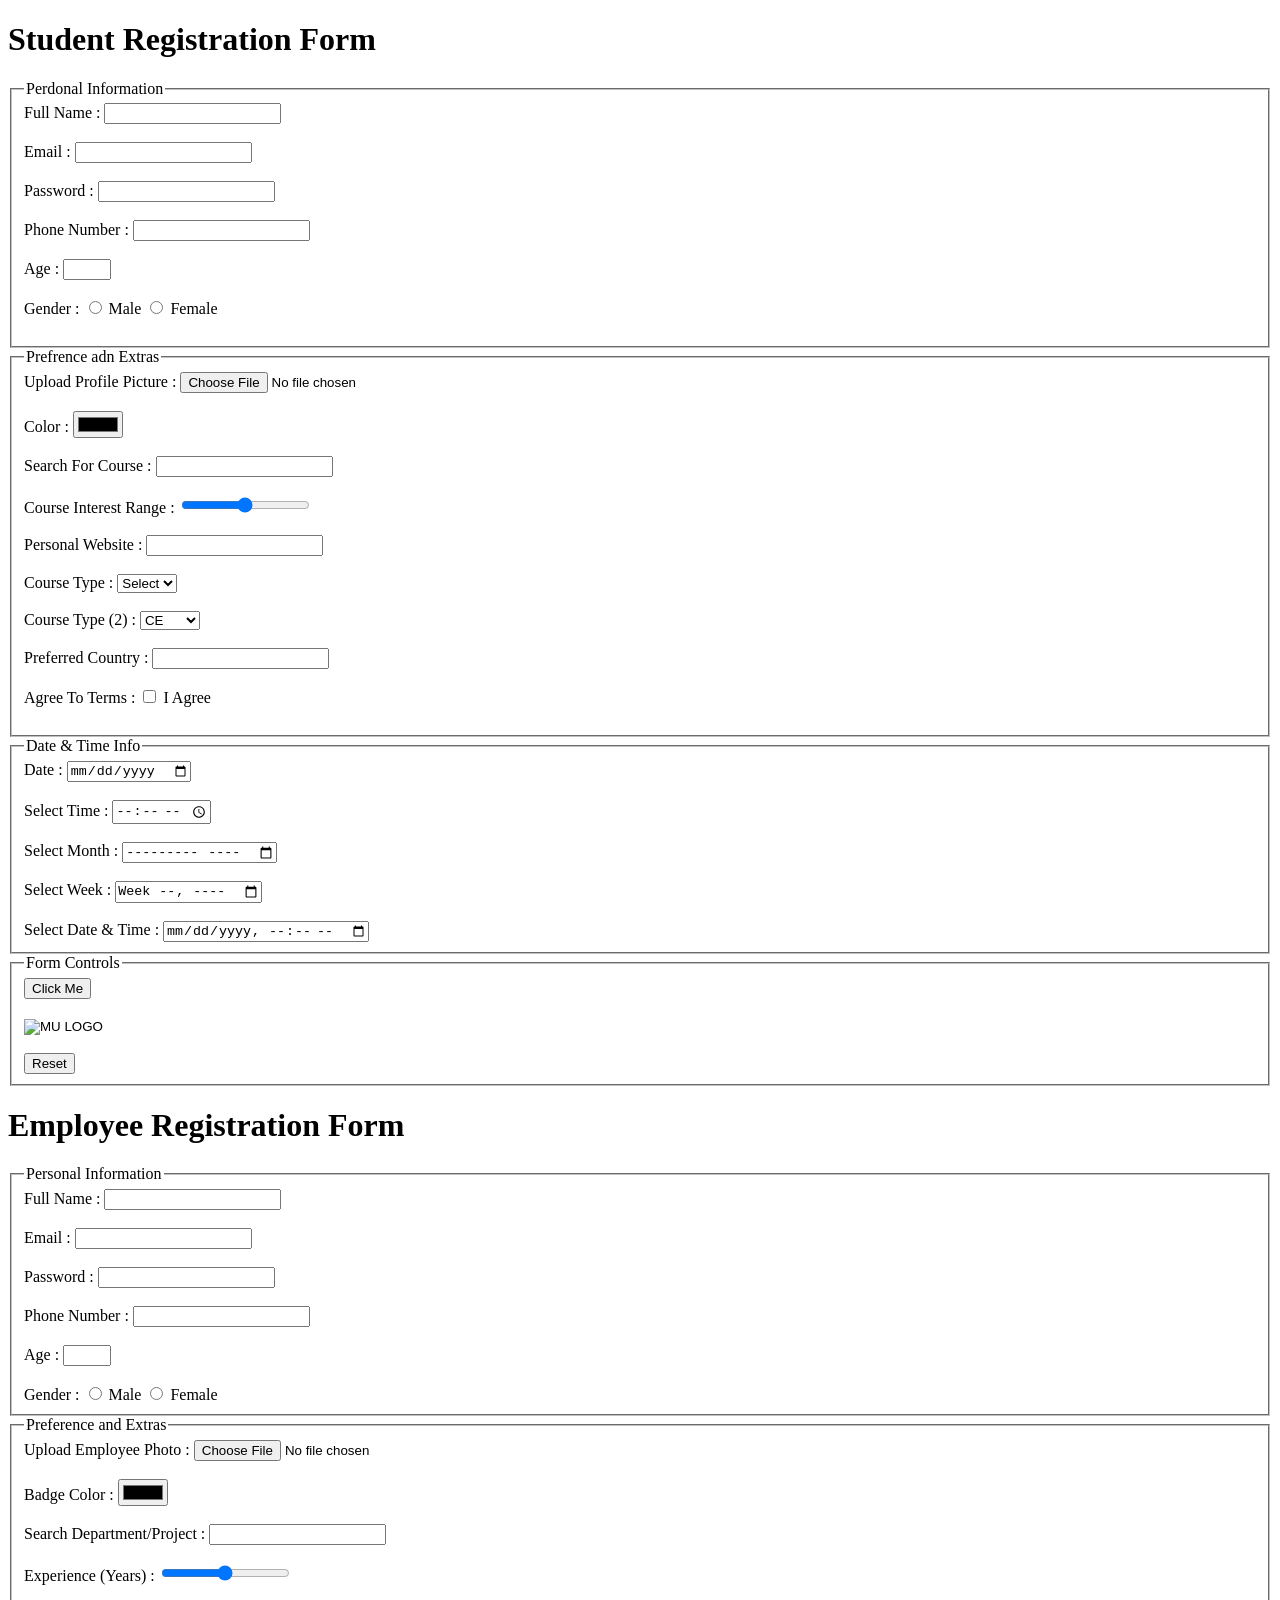
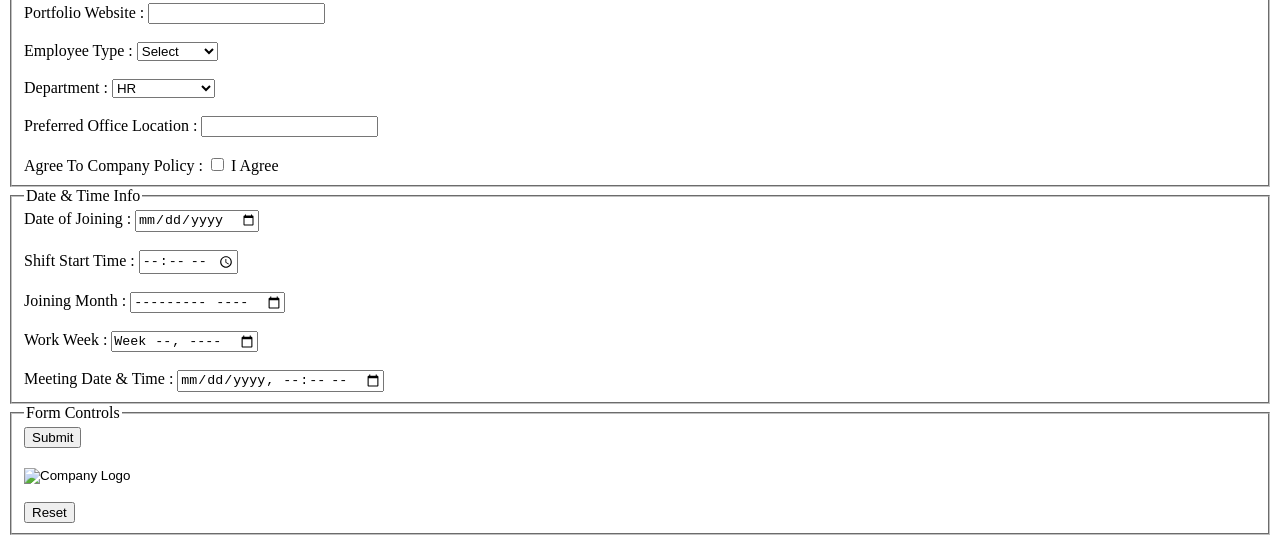
<file: Lab2/student_employee_registration_form.html>
<!DOCTYPE html>
<html lang="en">

<head>
    <meta charset="UTF-8">
    <meta name="viewport" content="width=device-width, initial-scale=1.0">
    <title>Document</title>
</head>

<body>

    <h1>Student Registration Form</h1>

    <form>

        <fieldset>
            <legend>Perdonal Information</legend>

            <label>Full Name :</label>
            <input type="text" name="fullname" required minlength="3" maxlength="50">
            <br><br>

            <label>Email :</label>
            <input type="email" name="email" required>
            <br><br>

            <label>Password :</label>
            <input type="password"
                   name="password"
                   required
                   minlength="8"
                   pattern="(?=.*\d)(?=.*[a-zA-Z]).{8,}"
                   title="Password must be at least 8 characters and include letters and numbers">
            <br><br>

            <label>Phone Number :</label>
            <input type="tel"
                   name="phone"
                   required
                   pattern="[0-9]{10}"
                   title="Enter a 10 digit phone number">
            <br><br>

            <label>Age :</label>
            <input type="number"
                   name="age"
                   required
                   min="16"
                   max="60">
            <br><br>

            <label>Gender :</label>
            <input type="radio" name="gender" value="Male" required> Male
            <input type="radio" name="gender" value="Female" required> Female
            <br><br>

        </fieldset>

        <fieldset>

            <legend>Prefrence adn Extras</legend>

            <label>Upload Profile Picture :</label>
            <input type="file" name="profile_pic" accept="image/*" required>
            <br><br>

            <label>Color :</label>
            <input type="color" name="color" required>
            <br><br>

            <label>Search For Course :</label>
            <input type="search" name="course_search" required>
            <br><br>

            <label>Course Interest Range :</label>
            <input type="range" name="course_interest" min="0" max="100" required>
            <br><br>

            <label>Personal Website :</label>
            <input type="url"
                   name="website"
                   required
                   pattern="https://.*"
                   title="URL must start with https://">
            <br><br>

            <label>Course Type :</label>
            <select name="course_type" required>
                <option value="">Select</option>
                <option value="CE">CE</option>
                <option value="EE">EE</option>
                <option value="ME">ME</option>
                <option value="CIV">CIV</option>
            </select>

            <br><br>

            <label>Course Type (2) :</label>

            <select name="course_type_2" required>
                <optgroup label="Engineering">
                    <option value="CE">CE</option>
                    <option value="EE">EE</option>
                    <option value="ME">ME</option>
                    <option value="CIV">CIV</option>
                </optgroup>
            </select>

            <br><br>

            <label>Preferred Country :</label>

            <input list="countries" name="country" required>

            <datalist id="countries">
                <option>USA</option>
                <option>UK</option>
                <option>INDIA</option>
                <option>JAPAN</option>
            </datalist>

            <br><br>

            <label>Agree To Terms :</label>
            <input type="checkbox" name="agree" required> I Agree

            <br><br>

        </fieldset>

        <fieldset>

            <legend>Date & Time Info</legend>

            <label>Date :</label>
            <input type="date" name="dob" required>
            <br><br>

            <label>Select Time :</label>
            <input type="time" name="time" required>
            <br><br>

            <label>Select Month :</label>
            <input type="month" name="month" required>
            <br><br>

            <label>Select Week :</label>
            <input type="week" name="week" required>
            <br><br>

            <label>Select Date & Time :</label>
            <input type="datetime-local" name="datetime" required>

        </fieldset>

        <fieldset>

            <legend>Form Controls</legend>

            <button type="submit">Click Me</button>

            <br><br>

            <input type="image" src="" alt="MU LOGO">

            <br><br>

            <input type="reset">

        </fieldset>

    </form>

    <h1>Employee Registration Form</h1>

    <form>

        <fieldset>

            <legend>Personal Information</legend>

            <label>Full Name :</label>
            <input type="text" name="emp_fullname" required minlength="3" maxlength="50">
            <br><br>

            <label>Email :</label>
            <input type="email" name="emp_email" required>
            <br><br>

            <label>Password :</label>
            <input type="password"
                   name="emp_password"
                   required
                   minlength="8"
                   pattern="(?=.*\d)(?=.*[a-zA-Z]).{8,}"
                   title="Password must be at least 8 characters and include letters and numbers">
            <br><br>

            <label>Phone Number :</label>
            <input type="tel"
                   name="emp_phone"
                   required
                   pattern="[0-9]{10}"
                   title="Enter a 10 digit phone number">
            <br><br>

            <label>Age :</label>
            <input type="number"
                   name="emp_age"
                   required
                   min="18"
                   max="65">
            <br><br>

            <label>Gender :</label>
            <input type="radio" name="emp_gender" value="Male" required> Male
            <input type="radio" name="emp_gender" value="Female" required> Female

        </fieldset>

        <fieldset>

            <legend>Preference and Extras</legend>

            <label>Upload Employee Photo :</label>
            <input type="file" name="emp_photo" accept="image/*" required>
            <br><br>

            <label>Badge Color :</label>
            <input type="color" name="emp_badge_color" required>
            <br><br>

            <label>Search Department/Project :</label>
            <input type="search" name="emp_search" required>
            <br><br>

            <label>Experience (Years) :</label>
            <input type="range" name="emp_experience" min="0" max="40" required>
            <br><br>

            <label>Portfolio Website :</label>
            <input type="url"
                   name="emp_website"
                   required
                   pattern="https://.*"
                   title="URL must start with https://">
            <br><br>

            <label>Employee Type :</label>
            <select name="emp_type" required>
                <option value="">Select</option>
                <option value="FT">Full-Time</option>
                <option value="PT">Part-Time</option>
                <option value="Contract">Contract</option>
                <option value="Intern">Intern</option>
            </select>

            <br><br>

            <label>Department :</label>

            <select name="emp_department" required>
                <optgroup label="Departments">
                    <option value="HR">HR</option>
                    <option value="IT">IT</option>
                    <option value="Finance">Finance</option>
                    <option value="Operations">Operations</option>
                </optgroup>
            </select>

            <br><br>

            <label>Preferred Office Location :</label>

            <input list="offices" name="emp_office" required>

            <datalist id="offices">
                <option>USA</option>
                <option>UK</option>
                <option>INDIA</option>
                <option>JAPAN</option>
            </datalist>

            <br><br>

            <label>Agree To Company Policy :</label>
            <input type="checkbox" name="emp_agree" required> I Agree

        </fieldset>

        <fieldset>

            <legend>Date & Time Info</legend>

            <label>Date of Joining :</label>
            <input type="date" name="emp_joining_date" required>
            <br><br>

            <label>Shift Start Time :</label>
            <input type="time" name="emp_shift_time" required>
            <br><br>

            <label>Joining Month :</label>
            <input type="month" name="emp_joining_month" required>
            <br><br>

            <label>Work Week :</label>
            <input type="week" name="emp_work_week" required>
            <br><br>

            <label>Meeting Date & Time :</label>
            <input type="datetime-local" name="emp_meeting" required>

        </fieldset>

        <fieldset>

            <legend>Form Controls</legend>

            <button type="submit">Submit</button>

            <br><br>

            <input type="image" src="" alt="Company Logo">

            <br><br>

            <input type="reset">

        </fieldset>

    </form>

</body>

</html>
</file>
<file: Lab3/style.css>
body {
    background-color: #f4f7fb;
    margin: 0px;
    font-family: 'Gill Sans', 'Gill Sans MT', Calibri, 'Trebuchet MS', sans-serif;
}

header {
    display: flex;
    background-color: #163a5f;
    justify-content: space-between;
    padding: 20px;
    color: white;
    align-items: center;
}

header .top-nav a {
    color: white;
    text-decoration: none;
    margin-left: 10px;
    padding: 10px;
    background-color: #dceaf7;
}

header .top-nav a:hover {
    color: white;
    text-decoration: underline;
    margin-left: 10px;
    background-color: #2f6f9f;
}

.logo {
    font-size: 20px;
    font-weight: bold;
}

.container {
    display: flex;
}

.sidebar {
    width: 200px;
    min-height: calc(100vh-50px);
    background: #dbe8f5;
    padding-top: 20px;
    display: flex;
    flex-direction: column;
}

.sidebar a {
    text-decoration: none;
    color: #163a5f;
    margin: 10px;
    background-color: #ffffff;
    padding: 10px;
}

.sidebar a:hover {
    background: #b9d2e8;
    color: #123b5d;
}

.content {
    flex-grow: 1;
    padding: 30px;
}

.cards {
    display: flex;
    flex-wrap: wrap;
    gap: 20px;
}

.card {
    background: #ffffff;
    border-radius: 10px;
    box-shadow: 0 2px 6px rgba(22, 58, 95, 0.15);
    padding: 15px;
    width: 200px;
    text-align: center;
}

.card img {
    width: 100px;
    border-radius: 50%;
}

footer {
    text-align: center;
    background-color: #163a5f;
    color: white;
    padding: 10px 0;
}
</file>
<file: Lab4/style.css>
body{
    background-color:rgb(213,215,218);
    margin:0px;
    }
    
    header{
    background-color:rgb(34,64,165);
    color:white;
    text-align:center;
    padding:20px;
    }
    
    nav{
    padding:20px;
    text-align:center;
    background-color: rgb(121, 148, 183);
    }
    
    nav a{
    color:white;
    text-decoration:none;
    margin-left:10px;
    padding:10px;
    }
    
    
    nav a:hover{
    color:rgb(34,64,165);
    text-decoration:underline;
    text-underline-offset:5px;
    }
    
    section{
    background-color:white;
    margin:20px;
    padding:20px;
    border-radius:10px;
    box-shadow:2px 2px 10px rgb(161,161,166);
    }
    
    section h2{
    color: green;
    }
    
    footer{
    background-color:rgb(34,64,165);
    color:white;
    padding:20px;
    text-align:center;
    }
</file>
